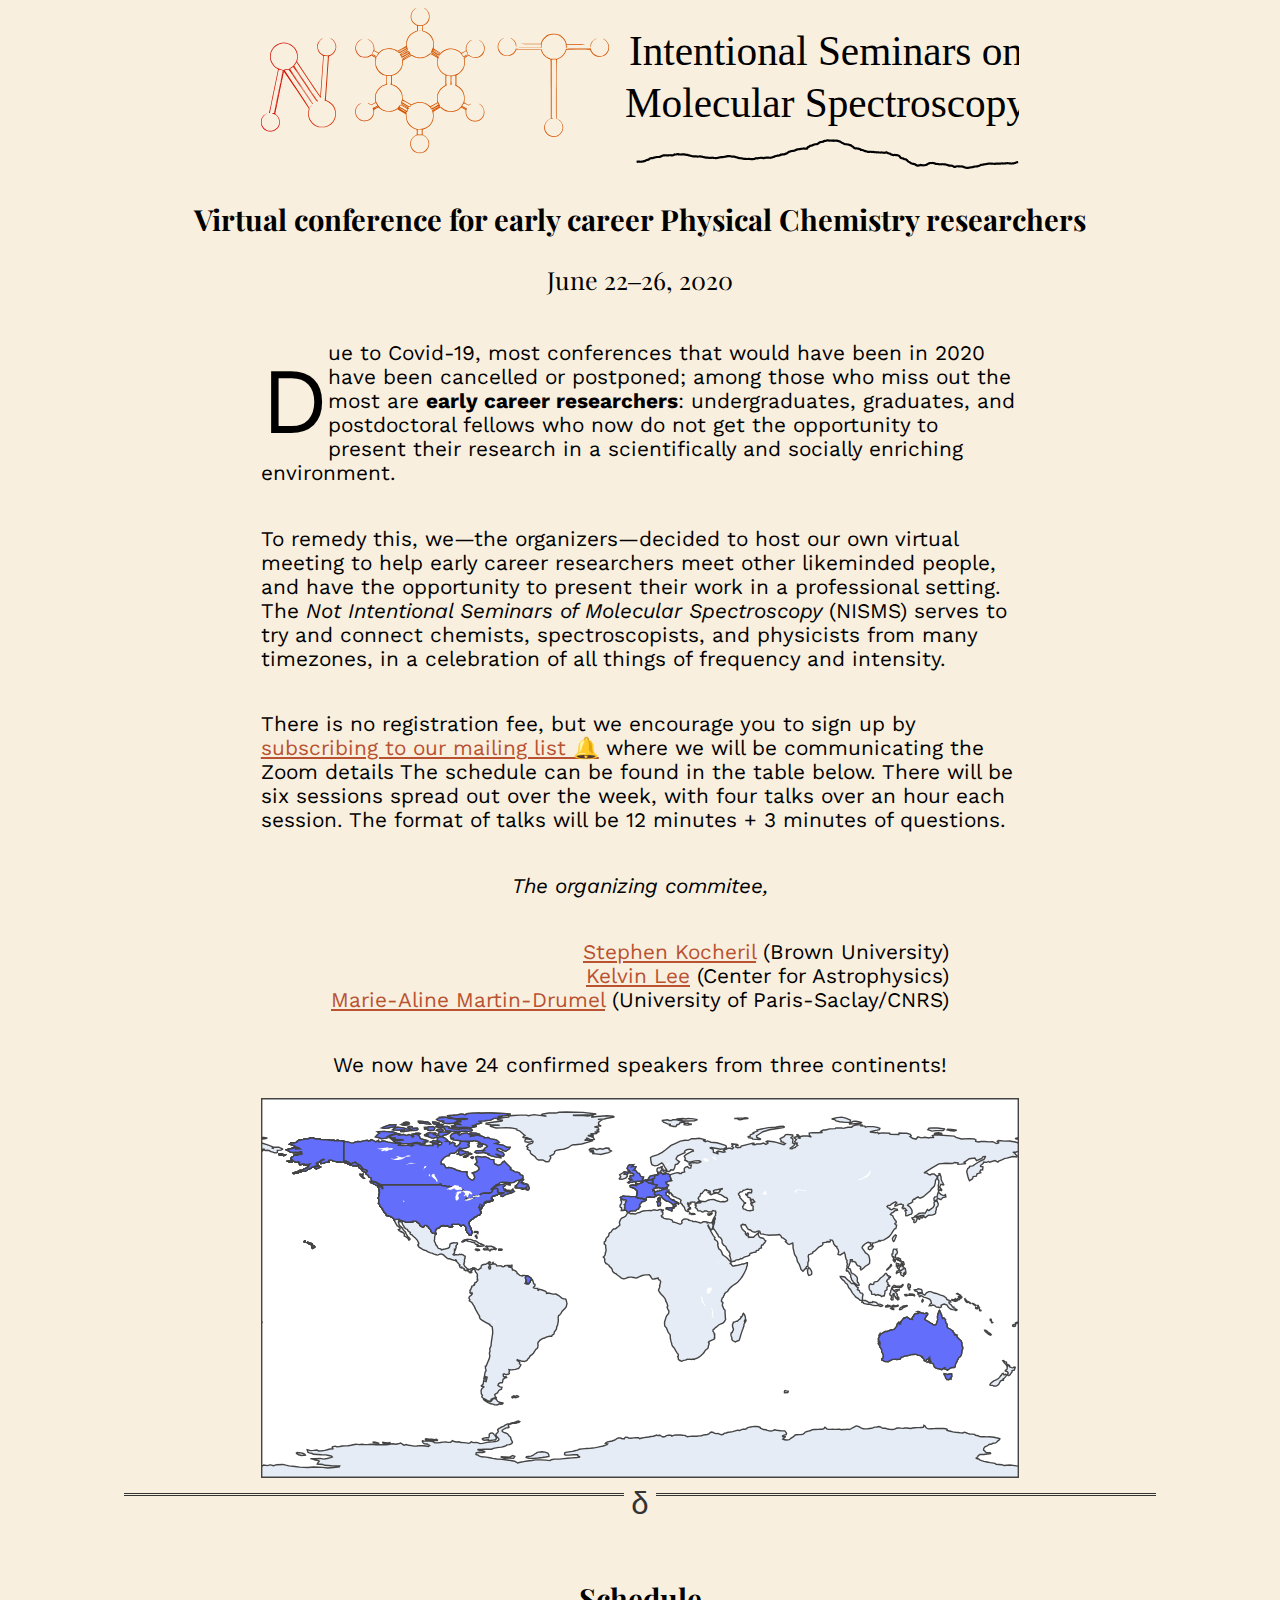
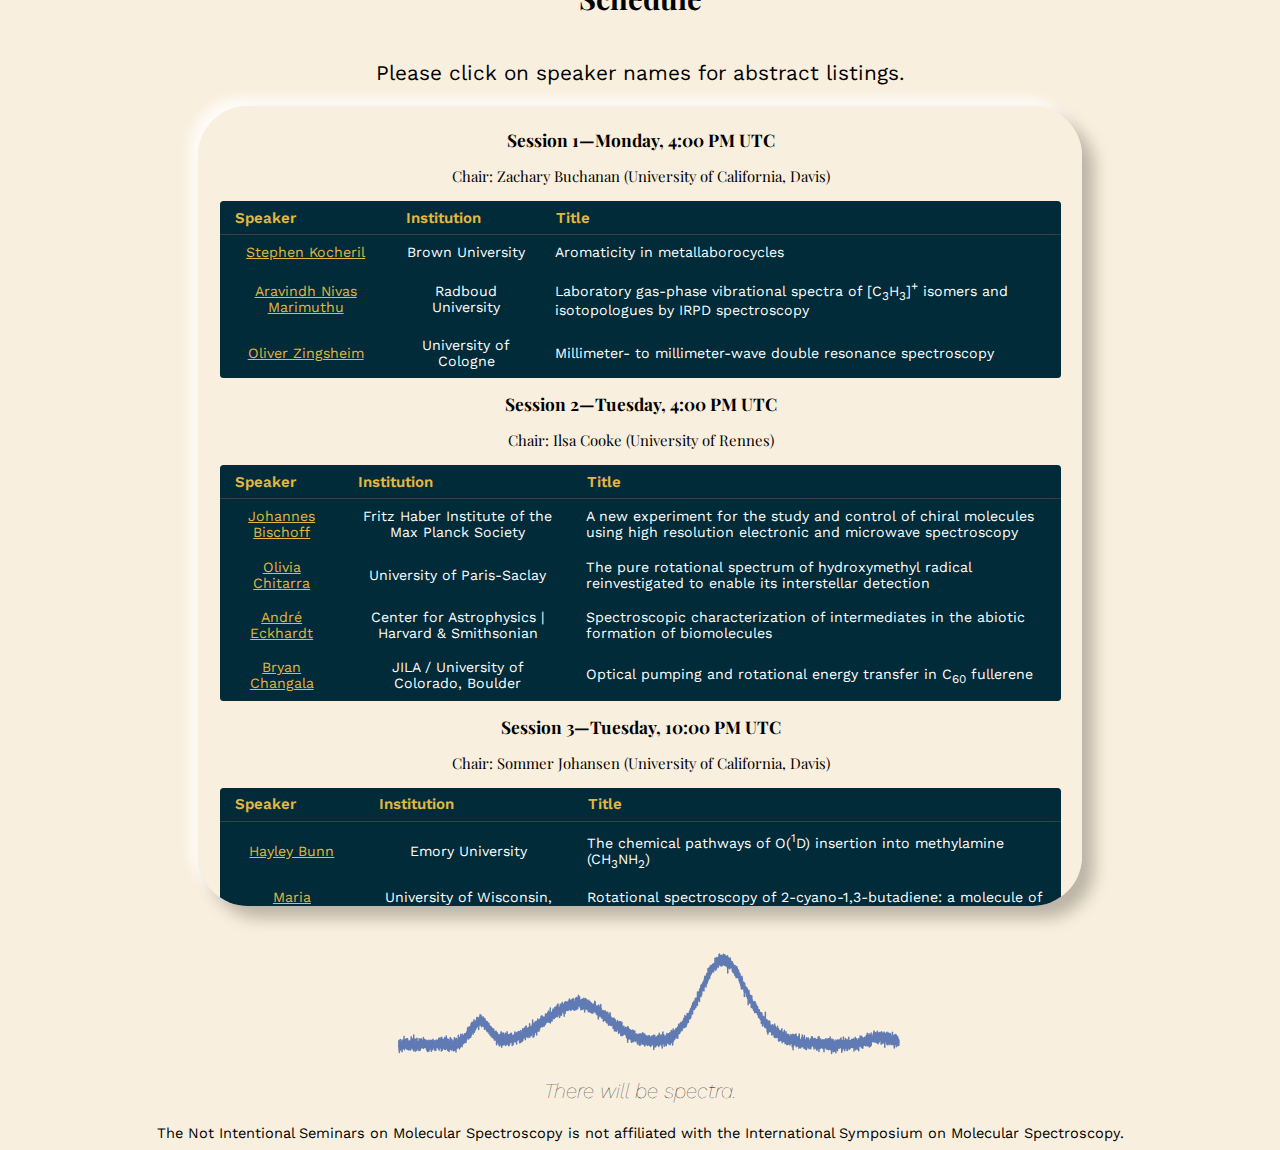
<file: index.html>
<!doctype html>

<html lang="en">
<head>
  <meta charset="utf-8">
  <meta name="viewport" content="width=device-width, initial-scale=1">

  <title>NISMS 2020</title>
  <meta name="description" content="An online virtual meeting for early career researchers in physical chemistry.">
  <meta name="author" content="NISMS Commitee">

  <link rel="stylesheet" href="style.css">
  <link rel="stylesheet"
          href="https://cdn.datatables.net/1.10.21/css/jquery.dataTables.min.css">
  <script type="text/javascript" src="https://code.jquery.com/jquery-3.5.1.js"></script>
  <script type="text/javascript" src="https://cdn.datatables.net/1.10.21/js/jquery.dataTables.min.js"></script>

</head>

<body>
  <img src="logo.svg" title="">

  <h2> Virtual conference for early career Physical Chemistry researchers </h2>

  <h3> June 22‒26, 2020 </h3>

  <p class="drop-cap">
      Due to Covid-19, most conferences that would have been in 2020 have been cancelled or postponed; 
      among those who miss out the most are <strong> early career researchers</strong>: undergraduates, 
      graduates, and postdoctoral fellows who now do not get the opportunity to present their research
      in a scientifically and socially enriching environment.
  </p>

  <div>
    <p>
      To remedy this, we—the organizers—decided to host our own virtual meeting to help early career researchers
      meet other likeminded people, and have the opportunity to present their work in a professional setting. The 
      <em>Not Intentional Seminars of Molecular Spectroscopy</em> (NISMS) serves to try and connect chemists, spectroscopists,
      and physicists from many timezones, in a celebration of all things of frequency and intensity.
    </p>
  </div>

  <div>
      <p> There is no registration fee, but we encourage you to sign up by  
        <a href="https://forms.gle/BFYWAidmMbKJy1d68" target="_blank" rel="noopener noreferrer">subscribing to our mailing list 🔔</a> where we will be communicating the Zoom details
        The schedule can be found in the table below. There will be six sessions spread out over the week, with four talks
        over an hour each session. The format of talks will be 12 minutes + 3 minutes of questions.
      </p>

    </div>

    <div>
      <p>
        <em>The organizing commitee, </em>
        <br>
      </p>
    </div>

    <div>    
    <p style="text-align: right;">
      <a href="https://www.brown.edu/academics/chemistry/people/graduate-student/stephen-kocheril" target="_blank" rel="noopener noreferrer">Stephen Kocheril</a> (Brown University) <br>
      
      <a href="https://laserkelvin.github.io" target="_blank" rel="noopener noreferrer">Kelvin Lee</a> (Center for Astrophysics) <br>
      
      <a href="http://www.ismo.u-psud.fr/spip.php?article2095&lang=en" target="_blank" rel="noopener noreferrer">Marie-Aline Martin-Drumel</a> (University of Paris-Saclay/CNRS) <br>
    </p>

  </div>

  <div>
  <p>
    We now have 24 confirmed speakers from three continents!
  </p>
  </div>

  <div id="map-container">

  <img src="map.svg" width=800px>

  </div>

  <hr>

  <div>

  <h2>Schedule</h2>

  <p>Please click on speaker names for abstract listings.</p>

  </div>
  <object id="confirmed" data="schedule.html" style="width: 70%; height: 800px"></object>

  <!-- <script src="line.js"></script> -->
  <div>
      <figure>
        <img src="line.svg">
        <figcaption>There will be spectra.</figcaption>
      </figure>
  </div>

</body>

<footer>
  The Not Intentional Seminars on Molecular Spectroscopy is not affiliated with the 
  International Symposium on Molecular Spectroscopy.
</footer>

</html>
</file>
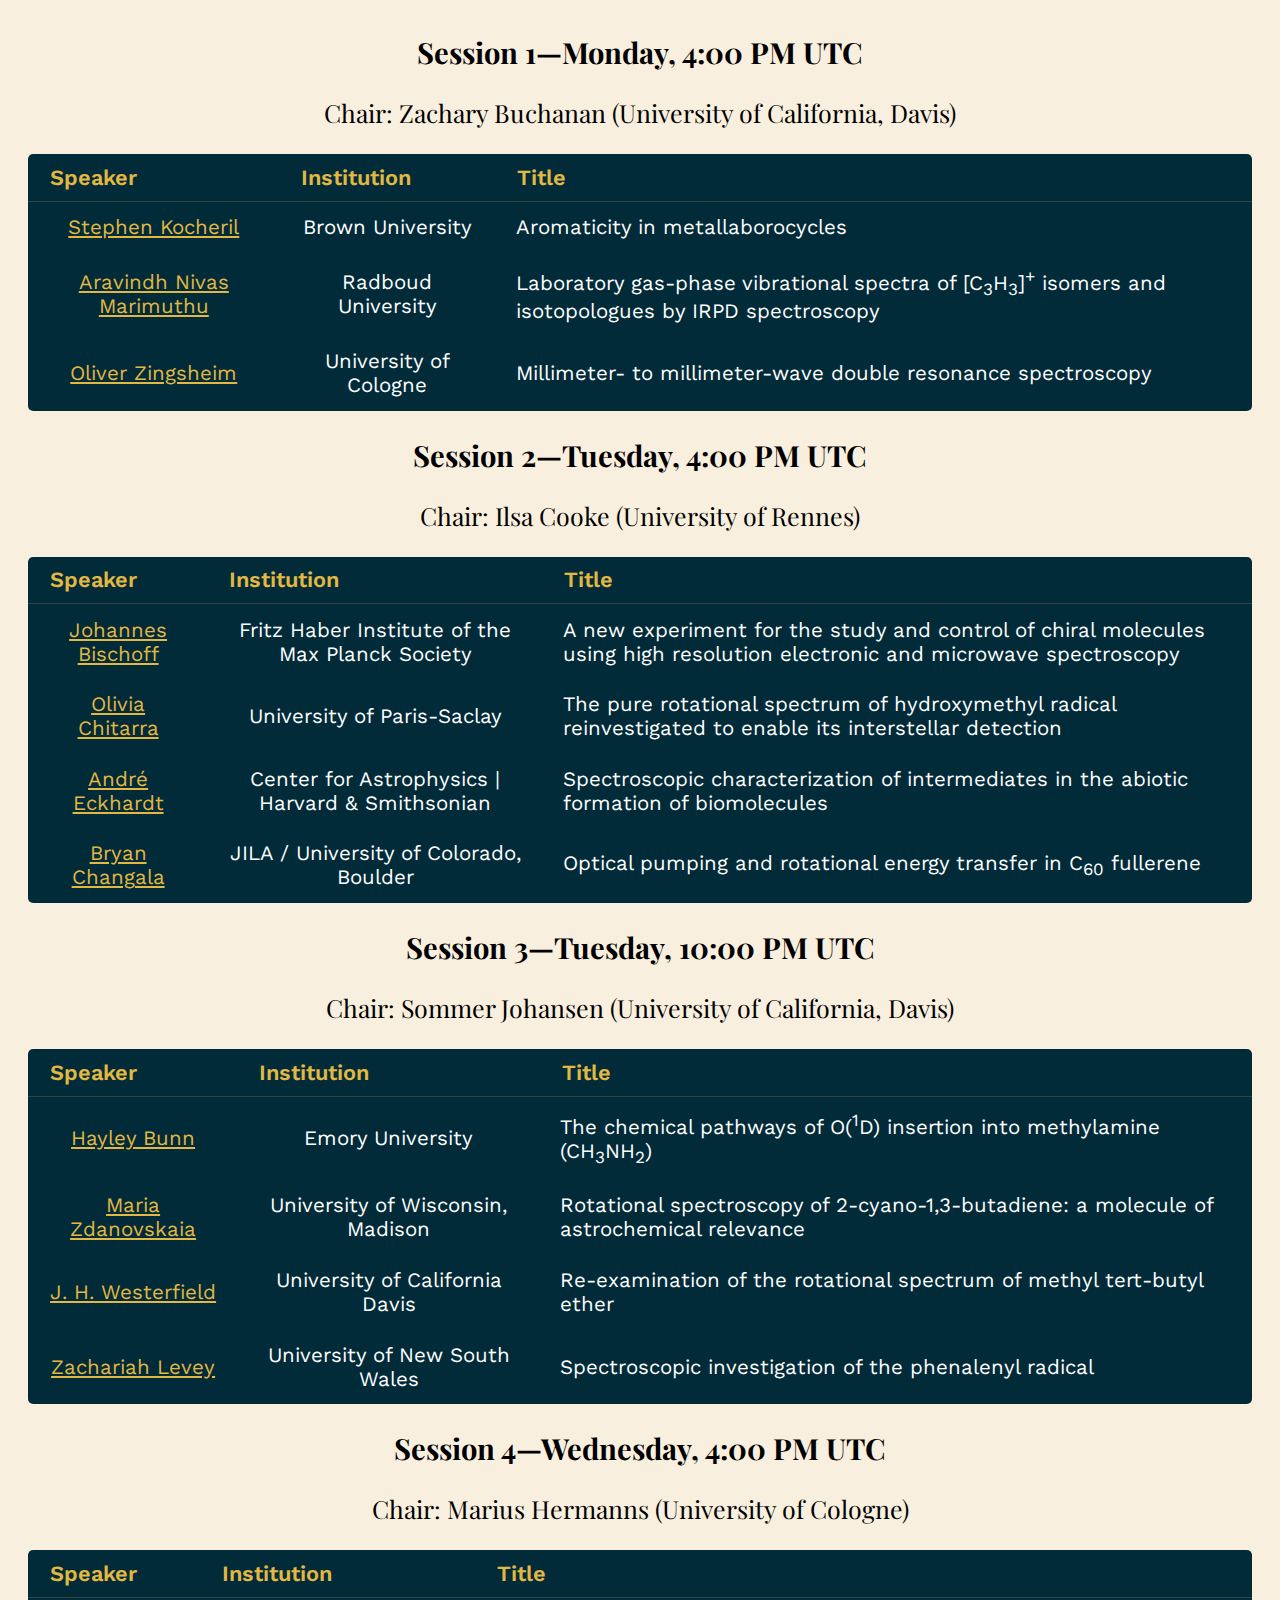
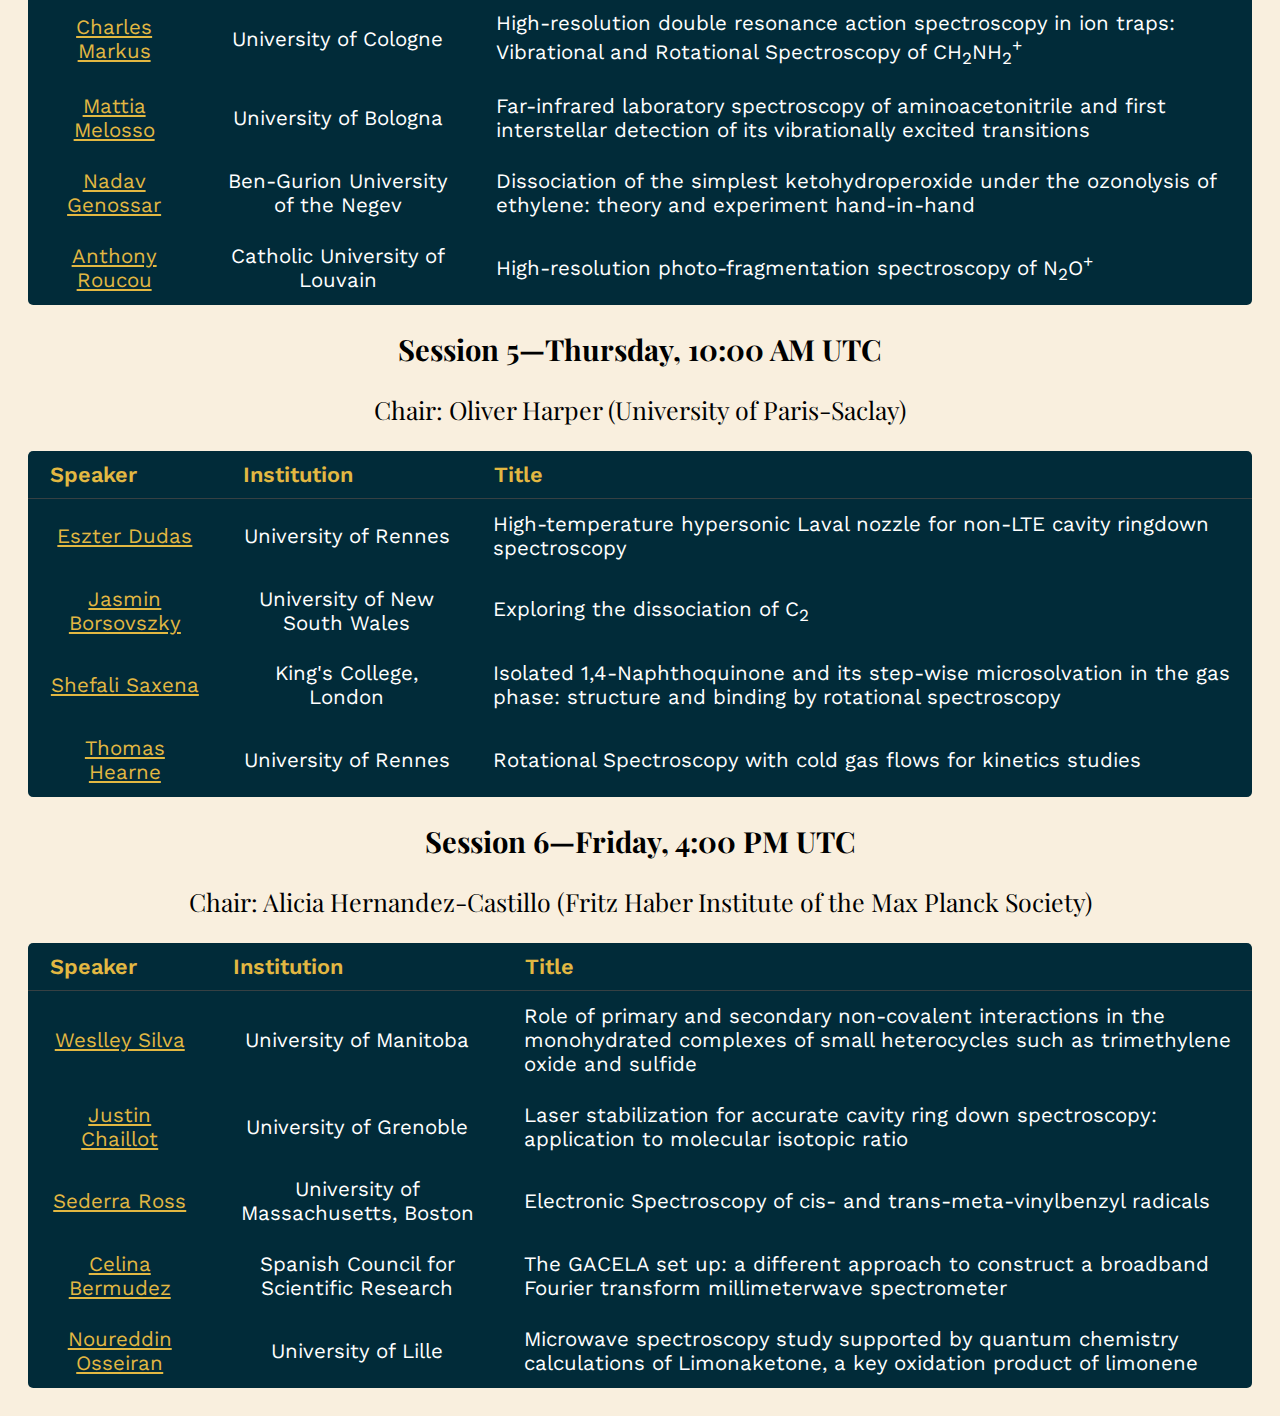
<file: schedule.html>
<!DOCTYPE html>
    <head>
        <meta charset="utf-8">
        <meta http-equiv="X-UA-Compatible" content="IE=edge">
        <title>NISMS Schedule</title>
        <meta name="description" content="">
        <meta name="viewport" content="width=device-width, initial-scale=1">
        <link rel="stylesheet" href="style.css">
    </head>
    <body>
        
            <h2>Session 1—Monday, 4:00 PM UTC</h2>
            <h3>Chair: Zachary Buchanan (University of California, Davis)</h3>
            <table>
                <thead>
                    <th>Speaker</th>
                    <th>Institution</th>
                    <th>Title</th>
                </thead>
                <tbody>
                    
                        <tr>
                            <td><a href="nisms_program_6-19-20.pdf#page=7" target="_blank">Stephen Kocheril</a></td>
                            <td>Brown University</td>
                            <td id="titles">Aromaticity in metallaborocycles</td>
                        </tr>
                    
                        <tr>
                            <td><a href="nisms_program_6-19-20.pdf#page=9" target="_blank">Aravindh Nivas Marimuthu</a></td>
                            <td>Radboud University</td>
                            <td id="titles">Laboratory gas-phase vibrational spectra of [C<sub>3</sub>H<sub>3</sub>]<sup>+</sup> isomers and isotopologues by IRPD spectroscopy</td>
                        </tr>
                    
                        <tr>
                            <td><a href="nisms_program_6-19-20.pdf#page=10" target="_blank">Oliver Zingsheim</a></td>
                            <td>University of Cologne</td>
                            <td id="titles">Millimeter- to millimeter-wave double resonance spectroscopy</td>
                        </tr>
                    
                </tbody>
            </table>
        
            <h2>Session 2—Tuesday, 4:00 PM UTC</h2>
            <h3>Chair: Ilsa Cooke (University of Rennes)</h3>
            <table>
                <thead>
                    <th>Speaker</th>
                    <th>Institution</th>
                    <th>Title</th>
                </thead>
                <tbody>
                    
                        <tr>
                            <td><a href="nisms_program_6-19-20.pdf#page=11" target="_blank">Johannes Bischoff</a></td>
                            <td>Fritz Haber Institute of the Max Planck Society</td>
                            <td id="titles">A new experiment for the study and control of chiral molecules using high resolution electronic and microwave spectroscopy</td>
                        </tr>
                    
                        <tr>
                            <td><a href="nisms_program_6-19-20.pdf#page=12" target="_blank">Olivia Chitarra</a></td>
                            <td>University of Paris-Saclay</td>
                            <td id="titles">The pure rotational spectrum of hydroxymethyl radical reinvestigated to enable its interstellar detection</td>
                        </tr>
                    
                        <tr>
                            <td><a href="nisms_program_6-19-20.pdf#page=13" target="_blank">André Eckhardt</a></td>
                            <td>Center for Astrophysics | Harvard & Smithsonian</td>
                            <td id="titles">Spectroscopic characterization of intermediates in the abiotic formation of biomolecules</td>
                        </tr>
                    
                        <tr>
                            <td><a href="nisms_program_6-19-20.pdf#page=14" target="_blank">Bryan Changala</a></td>
                            <td>JILA / University of Colorado, Boulder</td>
                            <td id="titles">Optical pumping and rotational energy transfer in C<sub>60</sub> fullerene</td>
                        </tr>
                    
                </tbody>
            </table>
        
            <h2>Session 3—Tuesday, 10:00 PM UTC</h2>
            <h3>Chair: Sommer Johansen (University of California, Davis)</h3>
            <table>
                <thead>
                    <th>Speaker</th>
                    <th>Institution</th>
                    <th>Title</th>
                </thead>
                <tbody>
                    
                        <tr>
                            <td><a href="nisms_program_6-19-20.pdf#page=15" target="_blank">Hayley Bunn</a></td>
                            <td>Emory University</td>
                            <td id="titles">The chemical pathways of O(<sup>1</sup>D) insertion into methylamine (CH<sub>3</sub>NH<sub>2</sub>)</td>
                        </tr>
                    
                        <tr>
                            <td><a href="nisms_program_6-19-20.pdf#page=16" target="_blank">Maria Zdanovskaia</a></td>
                            <td>University of Wisconsin, Madison</td>
                            <td id="titles">Rotational spectroscopy of 2-cyano-1,3-butadiene: a molecule of astrochemical relevance</td>
                        </tr>
                    
                        <tr>
                            <td><a href="nisms_program_6-19-20.pdf#page=17" target="_blank">J. H. Westerfield</a></td>
                            <td>University of California Davis</td>
                            <td id="titles">Re-examination of the rotational spectrum of methyl tert-butyl ether</td>
                        </tr>
                    
                        <tr>
                            <td><a href="nisms_program_6-19-20.pdf#page=" target="_blank">Zachariah Levey</a></td>
                            <td>University of New South Wales</td>
                            <td id="titles">Spectroscopic investigation of the phenalenyl radical</td>
                        </tr>
                    
                </tbody>
            </table>
        
            <h2>Session 4—Wednesday, 4:00 PM UTC</h2>
            <h3>Chair: Marius Hermanns (University of Cologne)</h3>
            <table>
                <thead>
                    <th>Speaker</th>
                    <th>Institution</th>
                    <th>Title</th>
                </thead>
                <tbody>
                    
                        <tr>
                            <td><a href="nisms_program_6-19-20.pdf#page=19" target="_blank">Charles Markus</a></td>
                            <td>University of Cologne</td>
                            <td id="titles">High-resolution double resonance action spectroscopy in ion traps: Vibrational and Rotational Spectroscopy of CH<sub>2</sub>NH<sub>2</sub><sup>+</sup></td>
                        </tr>
                    
                        <tr>
                            <td><a href="nisms_program_6-19-20.pdf#page=20" target="_blank">Mattia Melosso</a></td>
                            <td>University of Bologna</td>
                            <td id="titles">Far-infrared laboratory spectroscopy of aminoacetonitrile and first interstellar detection of its vibrationally excited transitions</td>
                        </tr>
                    
                        <tr>
                            <td><a href="nisms_program_6-19-20.pdf#page=21" target="_blank">Nadav Genossar</a></td>
                            <td>Ben-Gurion University of the Negev</td>
                            <td id="titles">Dissociation of the simplest ketohydroperoxide under the ozonolysis of ethylene: theory and experiment hand-in-hand</td>
                        </tr>
                    
                        <tr>
                            <td><a href="nisms_program_6-19-20.pdf#page=22" target="_blank">Anthony Roucou</a></td>
                            <td>Catholic University of Louvain</td>
                            <td id="titles">High-resolution photo-fragmentation spectroscopy of N<sub>2</sub>O<sup>+</sup></td>
                        </tr>
                    
                </tbody>
            </table>
        
            <h2>Session 5—Thursday, 10:00 AM UTC</h2>
            <h3>Chair: Oliver Harper (University of Paris-Saclay)</h3>
            <table>
                <thead>
                    <th>Speaker</th>
                    <th>Institution</th>
                    <th>Title</th>
                </thead>
                <tbody>
                    
                        <tr>
                            <td><a href="nisms_program_6-19-20.pdf#page=26" target="_blank">Eszter Dudas</a></td>
                            <td>University of Rennes</td>
                            <td id="titles">High-temperature hypersonic Laval nozzle for non-LTE cavity ringdown spectroscopy</td>
                        </tr>
                    
                        <tr>
                            <td><a href="nisms_program_6-19-20.pdf#page=23" target="_blank">Jasmin Borsovszky</a></td>
                            <td>University of New South Wales</td>
                            <td id="titles">Exploring the dissociation of C<sub>2</sub></td>
                        </tr>
                    
                        <tr>
                            <td><a href="nisms_program_6-19-20.pdf#page=24" target="_blank">Shefali Saxena</a></td>
                            <td>King's College, London</td>
                            <td id="titles">Isolated 1,4-Naphthoquinone and its step-wise microsolvation in the gas phase: structure and binding by rotational spectroscopy</td>
                        </tr>
                    
                        <tr>
                            <td><a href="nisms_program_6-19-20.pdf#page=25" target="_blank">Thomas Hearne</a></td>
                            <td>University of Rennes</td>
                            <td id="titles">Rotational Spectroscopy with cold gas flows for kinetics studies</td>
                        </tr>
                    
                </tbody>
            </table>
        
            <h2>Session 6—Friday, 4:00 PM UTC</h2>
            <h3>Chair: Alicia Hernandez-Castillo (Fritz Haber Institute of the Max Planck Society)</h3>
            <table>
                <thead>
                    <th>Speaker</th>
                    <th>Institution</th>
                    <th>Title</th>
                </thead>
                <tbody>
                    
                        <tr>
                            <td><a href="nisms_program_6-19-20.pdf#page=27" target="_blank">Weslley Silva</a></td>
                            <td>University of Manitoba</td>
                            <td id="titles">Role of primary and secondary non-covalent interactions in the monohydrated complexes of small heterocycles such as trimethylene oxide and sulfide</td>
                        </tr>
                    
                        <tr>
                            <td><a href="nisms_program_6-19-20.pdf#page=28" target="_blank">Justin Chaillot</a></td>
                            <td>University of Grenoble</td>
                            <td id="titles">Laser stabilization for accurate cavity ring down spectroscopy: application to molecular isotopic ratio</td>
                        </tr>
                    
                        <tr>
                            <td><a href="nisms_program_6-19-20.pdf#page=29" target="_blank">Sederra Ross</a></td>
                            <td>University of Massachusetts, Boston</td>
                            <td id="titles">Electronic Spectroscopy of cis- and trans-meta-vinylbenzyl radicals</td>
                        </tr>
                    
                        <tr>
                            <td><a href="nisms_program_6-19-20.pdf#page=30" target="_blank">Celina Bermudez</a></td>
                            <td>Spanish Council for Scientific Research</td>
                            <td id="titles">The GACELA set up: a different approach to construct a broadband Fourier transform millimeterwave spectrometer</td>
                        </tr>
                    
                        <tr>
                            <td><a href="nisms_program_6-19-20.pdf#page=8" target="_blank">Noureddin Osseiran</a></td>
                            <td>University of Lille</td>
                            <td id="titles">Microwave spectroscopy study supported by quantum chemistry calculations of Limonaketone, a key oxidation product of limonene</td>
                        </tr>
                    
                </tbody>
            </table>
        
    </body>
</html>
</file>
<file: style.css>
@import url("https://fonts.googleapis.com/css2?family=Playfair+Display");
@import url("https://fonts.googleapis.com/css2?family=Work+Sans");

html {
    font-family: "Work Sans", "Helvetica";
    text-rendering: optimizeLegibility;
    text-align: center;
    font-size: 1.4vw;
    justify-content: center;
    display: flex;
    align-items: center;
    background-color: #f9efde;
    min-height: 70%;
}

@media screen and (min-width: 75em) {
    html {
      font-size: 1.3em;
    }
  }

@media only screen and (max-width: 768px) {
    /* For mobile phones: */
    html {
      width: 100%;
    }
  }

footer {
    font-size: 0.7em;
}

h1, h2, h3 {
    font-family: "Playfair Display";
}

h1 {
    font-size: 2em;
    text-decoration: underline;
}

h2 {
    font-size: 1.4em;
}

h3 {
    font-size: 1.2em;
    font-weight: lighter;
}

p {
    max-width: 60%;
    display: inline-block;
    text-align: left;
}

p.drop-cap:first-letter {
    font-size: 4.5em;
    float: left;
    margin-top: .05em;
}

a {
    color: #b85231;
}

strong {
    font-weight: bolder;
}

img {
    max-width: 60%;
    height: auto;
}

figcaption {
    font-style: italic;
    font-weight: 100;
}

hr {
    overflow: visible; /* For IE */
    padding: 10px;
    border: none;
    border-top: medium double #333;
    color: #333;
    text-align: center;
    max-width: 80%;
}

hr:after {
    content: "δ";
    display: inline-block;
    position: relative;
    top: -0.7em;
    font-size: 1.5em;
    padding: 0 0.25em;
    background: #f9efde;
}

table {
    background: #012B39;
    border-radius: 0.25em;
    border-collapse: collapse;
    margin: 1em;
    height: auto;
    font-size: 1.6vw;
  }

th {
    border-bottom: 1px solid #364043;
    color: #E2B842;
    font-size: 1.7vw;
    font-weight: 600;
    padding: 0.5em 1em;
    text-align: left;
    }

td {
    color: #fff;
    font-weight: 400;
    padding: 0.65em 1em;
    }
.disabled td {
    color: #4F5F64;
    }
tbody tr {
    transition: background 0.25s ease;
    }
tbody tr:hover {
    background: #014055;
    }

td > a {
    color: #E2B842;
}

#titles {
    text-align: left;
}

object {
  align-items: center;
  background-color: #f9efde;
  box-shadow: 
    12px 12px 16px 0 rgba(0, 0, 0, 0.25),
    -8px -8px 12px 0 rgba(255, 255, 255, 0.8);
  border-radius: 50px;
  justify-content: center;
}
</file>
